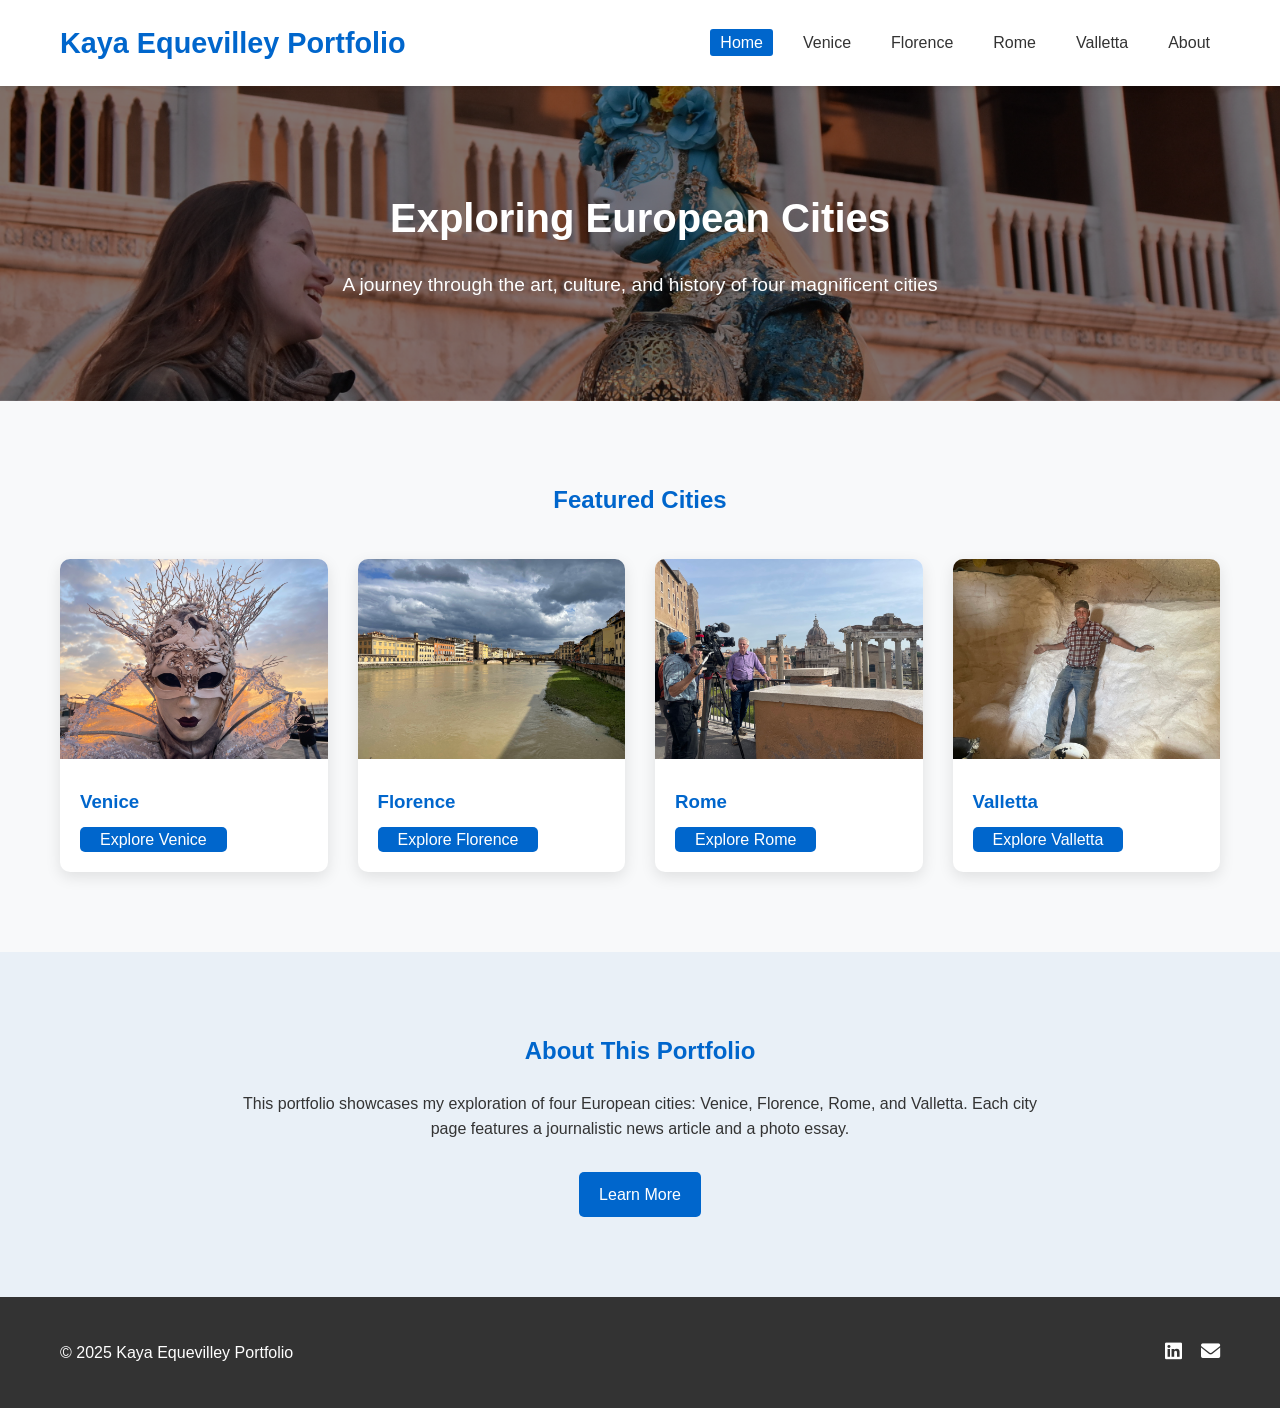
<file: index.html>
<!DOCTYPE html>
<html lang="en">
<head>
    <meta charset="UTF-8">
    <meta name="viewport" content="width=device-width, initial-scale=1.0">
    <title>Kaya Equevilley Portfolio</title>
    <link rel="stylesheet" href="css/style.css">
    <link rel="stylesheet" href="https://cdnjs.cloudflare.com/ajax/libs/font-awesome/6.0.0-beta3/css/all.min.css">
</head>
<body>
    <div id="header-component"></div>

    <section class="hero" style="background-image: linear-gradient(rgba(0, 0, 0, 0.5), rgba(0, 0, 0, 0.5)), url('pics/europeBackground.JPG');  background-position: center 55%;">
        <div class="container">
            <h2>Exploring European Cities</h2>
            <p>A journey through the art, culture, and history of four magnificent cities</p>
        </div>
    </section>

    <section class="featured-cities">
        <div class="container">
            <h2>Featured Cities</h2>
            <div class="city-grid">
                <div class="city-card">
                    <img src="pics/venice.jpeg" alt="Venice">
                    <h3>Venice</h3>
                    <a href="venice.html" class="btn">Explore Venice</a>
                </div>
                <div class="city-card">
                    <img src="pics/florence.jpeg" alt="Florence">
                    <h3>Florence</h3>
                    <a href="florence.html" class="btn">Explore Florence</a>
                </div>
                <div class="city-card">
                    <img src="pics/rome.jpeg" alt="Rome">
                    <h3>Rome</h3>
                    <a href="rome.html" class="btn">Explore Rome</a>
                </div>
                <div class="city-card">
                    <img src="pics/malta.jpeg" alt="Valletta">
                    <h3>Valletta</h3>
                    <a href="valletta.html" class="btn">Explore Valletta</a>
                </div>
            </div>
        </div>
    </section>

    <section class="about-section">
        <div class="container">
            <h2>About This Portfolio</h2>
            <p>This portfolio showcases my exploration of four European cities: Venice, Florence, Rome, and Valletta. Each city page features a journalistic news article and a photo essay.</p>
            <a href="about.html" class="btn">Learn More</a>
        </div>
    </section>

    <div id="footer-component"></div>

    <script src="js/script.js"></script>
    <script src="js/components.js"></script>
</body>
</html>
</file>
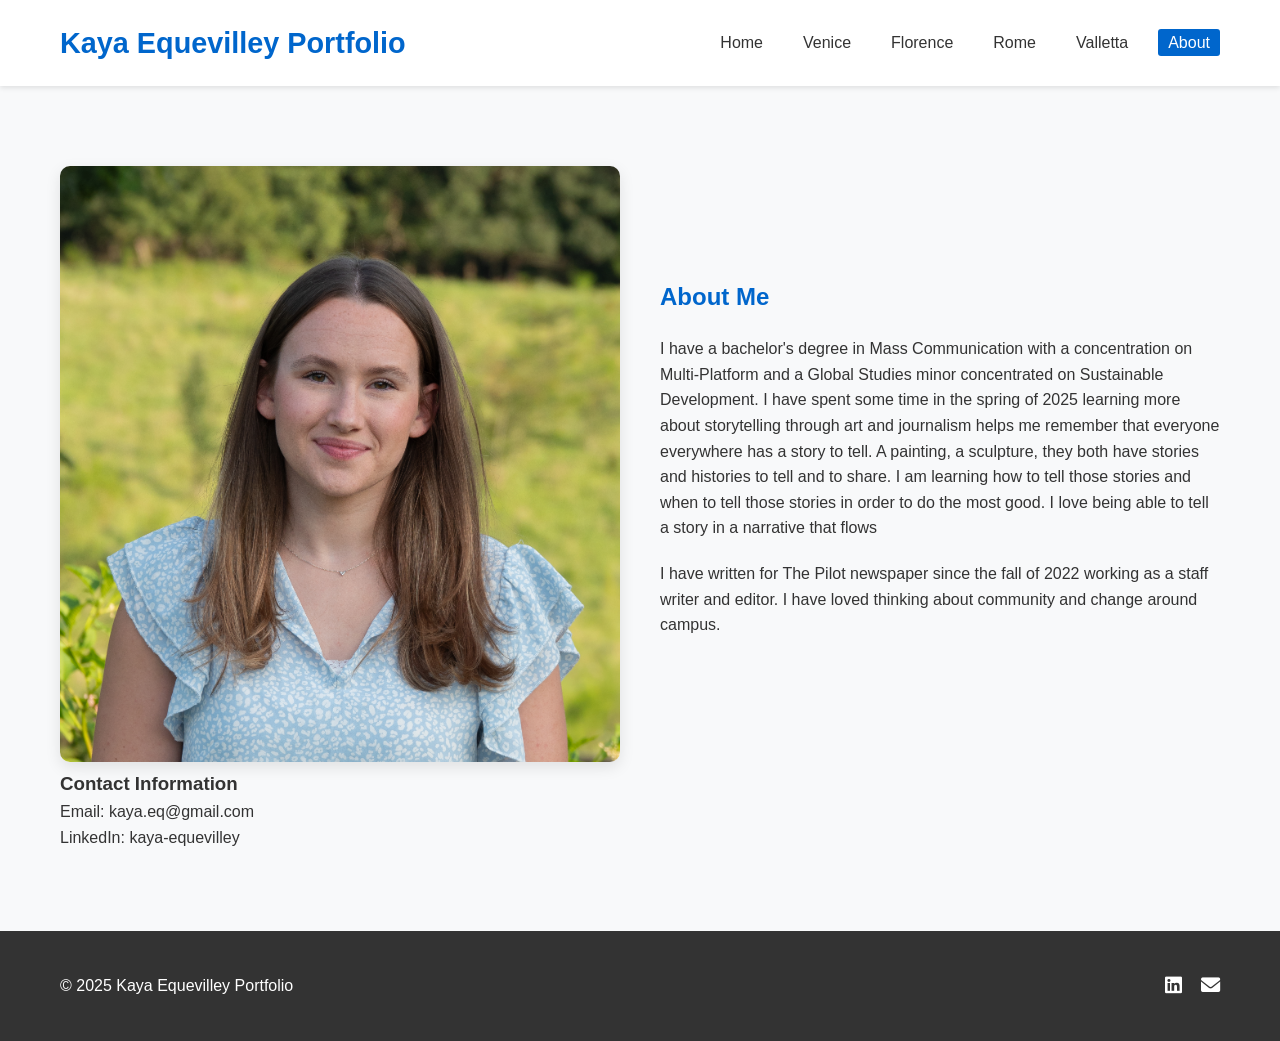
<file: about.html>
<!DOCTYPE html>
<html lang="en">
<head>
    <meta charset="UTF-8">
    <meta name="viewport" content="width=device-width, initial-scale=1.0">
    <title>About - Kaya Equevilley Portfolio</title>
    <link rel="stylesheet" href="css/style.css">
    <link rel="stylesheet" href="https://cdnjs.cloudflare.com/ajax/libs/font-awesome/6.0.0-beta3/css/all.min.css">
</head>
<body>
    <div id="header-component"></div>

    <section class="about-page">
        <div class="container">
            <div class="about-content">
                <div class="about-image">
                    <img src="pics/kayaHeadshot.jpg" alt="Student Traveler">
                </div>
                <div class="about-text">
                    <h2>About Me</h2>
                    <p>I have a bachelor's degree in Mass Communication with a concentration on Multi-Platform and a Global Studies minor
                    concentrated on Sustainable Development. I have spent some time in the spring of 2025 learning more about storytelling
                    through art and journalism helps me remember that everyone everywhere has a story to tell. A painting, a sculpture, they both have stories and histories to tell and to share. I am learning how to tell those stories and when to tell those stories in order to do the most good. I love being able to tell a story in a narrative that flows</p>
                    <p>I have written for The Pilot newspaper since the fall of 2022 working as a staff writer and editor. I have loved
                    thinking about community and change around campus.</p>
                </div>
            </div>
            
            <div class="contact-section">
                <h3>Contact Information</h3>
                <p>Email: kaya.eq@gmail.com</p>
                <p>LinkedIn: kaya-equevilley</p>
            </div>
        </div>
    </section>

    <div id="footer-component"></div>

    <script src="js/script.js"></script>
    <script src="js/components.js"></script>
</body>
</html>
</file>
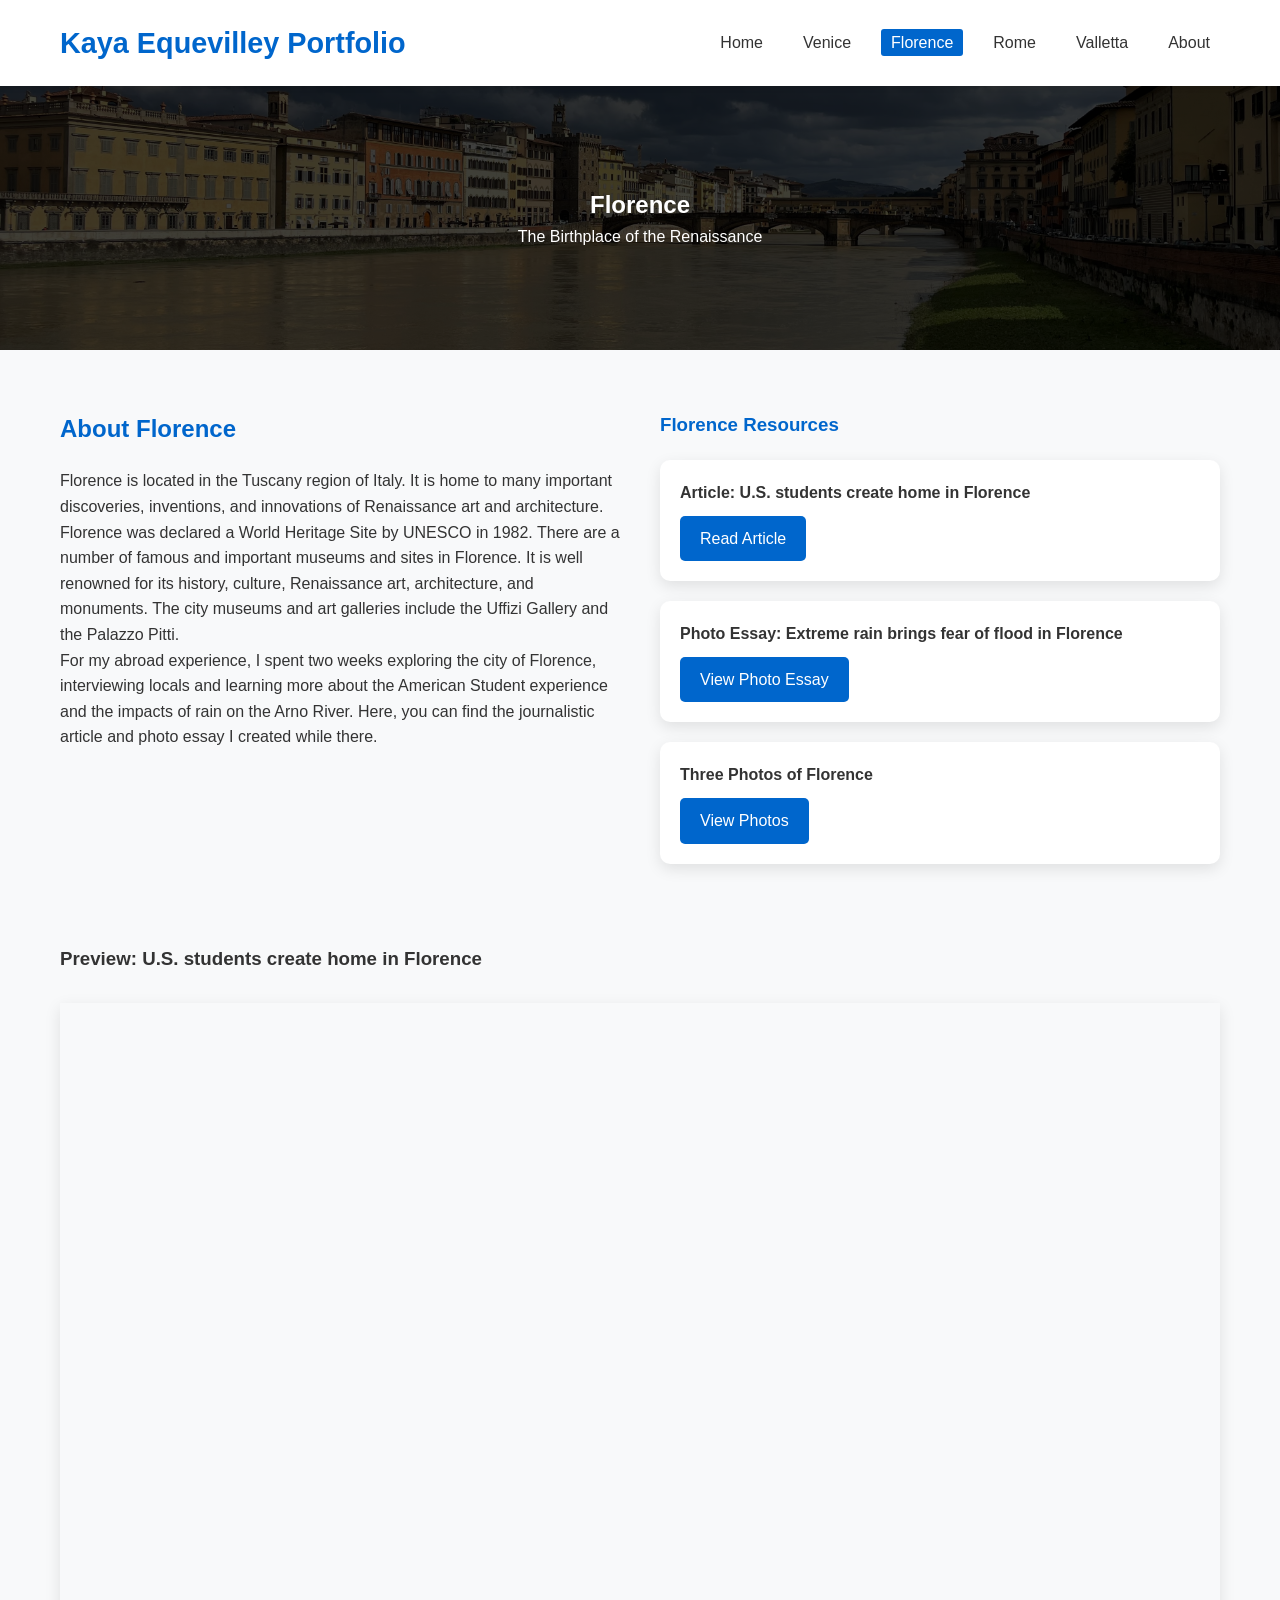
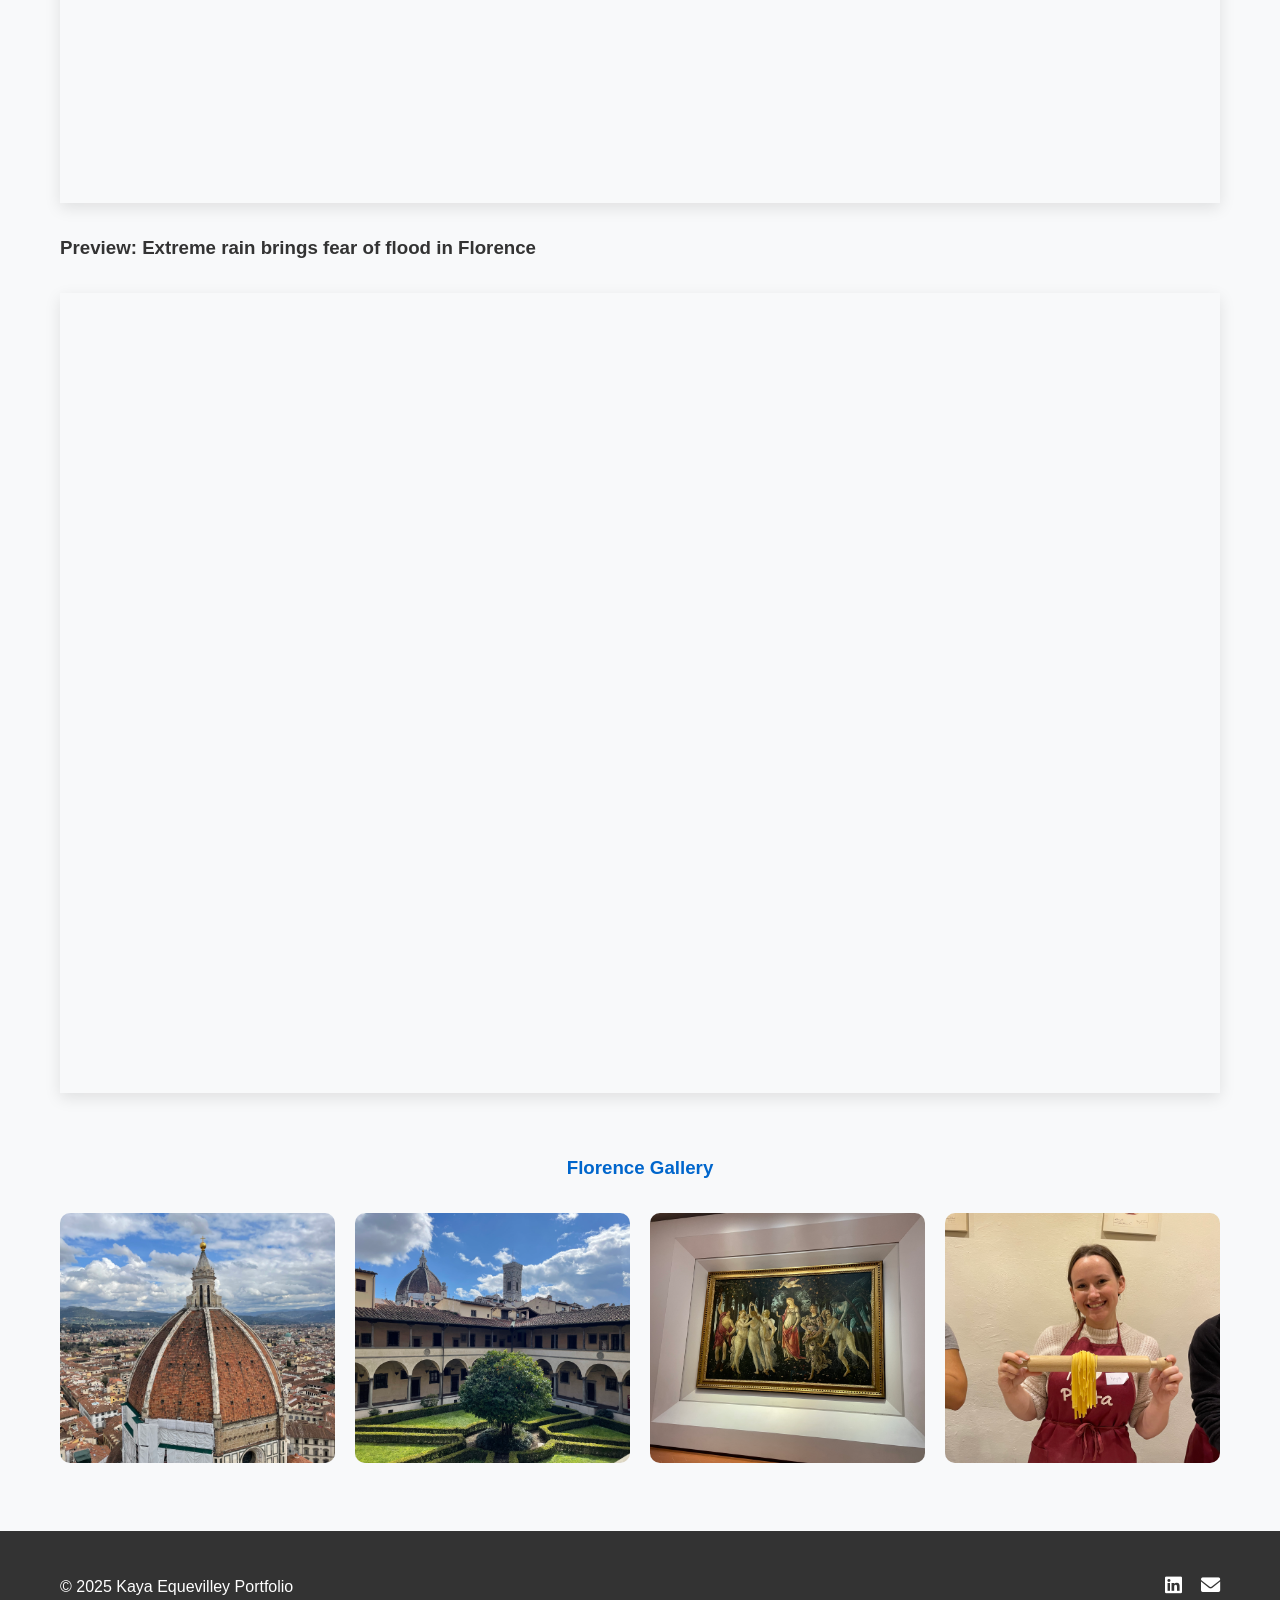
<file: florence.html>
<!DOCTYPE html>
<html lang="en">
<head>
    <meta charset="UTF-8">
    <meta name="viewport" content="width=device-width, initial-scale=1.0">
    <title>Florence - Kaya Equevilley Portfolio</title>
    <link rel="stylesheet" href="css/style.css">
    <link rel="stylesheet" href="https://cdnjs.cloudflare.com/ajax/libs/font-awesome/6.0.0-beta3/css/all.min.css">
</head>
<body>
    <div id="header-component"></div>

    <section class="city-header" style="background-image: linear-gradient(rgba(0, 0, 0, 0.5), rgba(0, 0, 0, 0.5)), url('pics/florence.jpeg');">
        <div class="container">
            <h2>Florence</h2>
            <p>The Birthplace of the Renaissance</p>
        </div>
    </section>

    <section class="city-content">
        <div class="container">
            <div class="city-info">
                <div class="city-description">
                    <h2>About Florence</h2>
                    <p>Florence is located in the Tuscany region of Italy. It is home to many important discoveries, inventions, and
                    innovations of Renaissance art and architecture. Florence was declared a World Heritage Site by UNESCO in 1982. There
                    are a number of famous and important museums and sites in Florence. It is well renowned for its history, culture,
                    Renaissance art, architecture, and monuments. The city museums and art galleries include the Uffizi Gallery and the
                    Palazzo Pitti.</p>
                    <p>For my abroad experience, I spent two weeks exploring the city of Florence, interviewing locals and learning more about
                    the American Student experience and the impacts of rain on the Arno River. Here, you can find the journalistic article
                    and photo essay I created while there.</p>
                </div>
                <div class="city-resources">
                    <h3>Florence Resources</h3>
                    <div class="resource-card">
                        <h4>Article: U.S. students create home in Florence</h4>
                        <a href="pdfs/articles/Kaya - Florence Final.pdf" class="btn" target="_blank">Read Article</a>
                    </div>
                    <div class="resource-card">
                        <h4>Photo Essay: Extreme rain brings fear of flood in Florence</h4>
                        <a href="pdfs/photo-essays/Kaya - Florence Photo Essay.pdf" class="btn" target="_blank">View Photo Essay</a>
                    </div>
                    <div class="resource-card">
                        <h4>Three Photos of Florence</h4>
                        <a href="pdfs/3 photos/Kaya - 3 Photos of Florence.pdf" class="btn" target="_blank">View Photos</a>
                    </div>
                </div>
            </div>

            <div class="pdf-viewer">
                <h3>Preview: U.S. students create home in Florence</h3>
                <div class="pdf-container">
                    <iframe src="pdfs/articles/Kaya - Florence Final.pdf" title="Florence Article"></iframe>
                </div>
                
                <h3>Preview: Extreme rain brings fear of flood in Florence</h3>
                <div class="pdf-container">
                    <iframe src="pdfs/photo-essays/Kaya - Florence Photo Essay.pdf" title="Florence Photo Essay"></iframe>
                </div>
            </div>

            <div class="gallery">
                <h3>Florence Gallery</h3>
                <div class="gallery-grid">
                    <div class="gallery-item">
                        <img src="pics/florence/pic1.jpg" alt="Florence Photo 1">
                    </div>
                    <div class="gallery-item">
                        <img src="pics/florence/pic2.jpg" alt="Florence Photo 2">
                    </div>
                    <div class="gallery-item">
                        <img src="pics/florence/pic3.jpg" alt="Florence Photo 3">
                    </div>
                    <div class="gallery-item">
                        <img src="pics/florence/pic4.jpg" alt="Florence Photo 4">
                    </div>
                </div>
            </div>
        </div>
    </section>

    <div id="footer-component"></div>

    <script src="js/script.js"></script>
    <script src="js/components.js"></script>
</body>
</html>
</file>
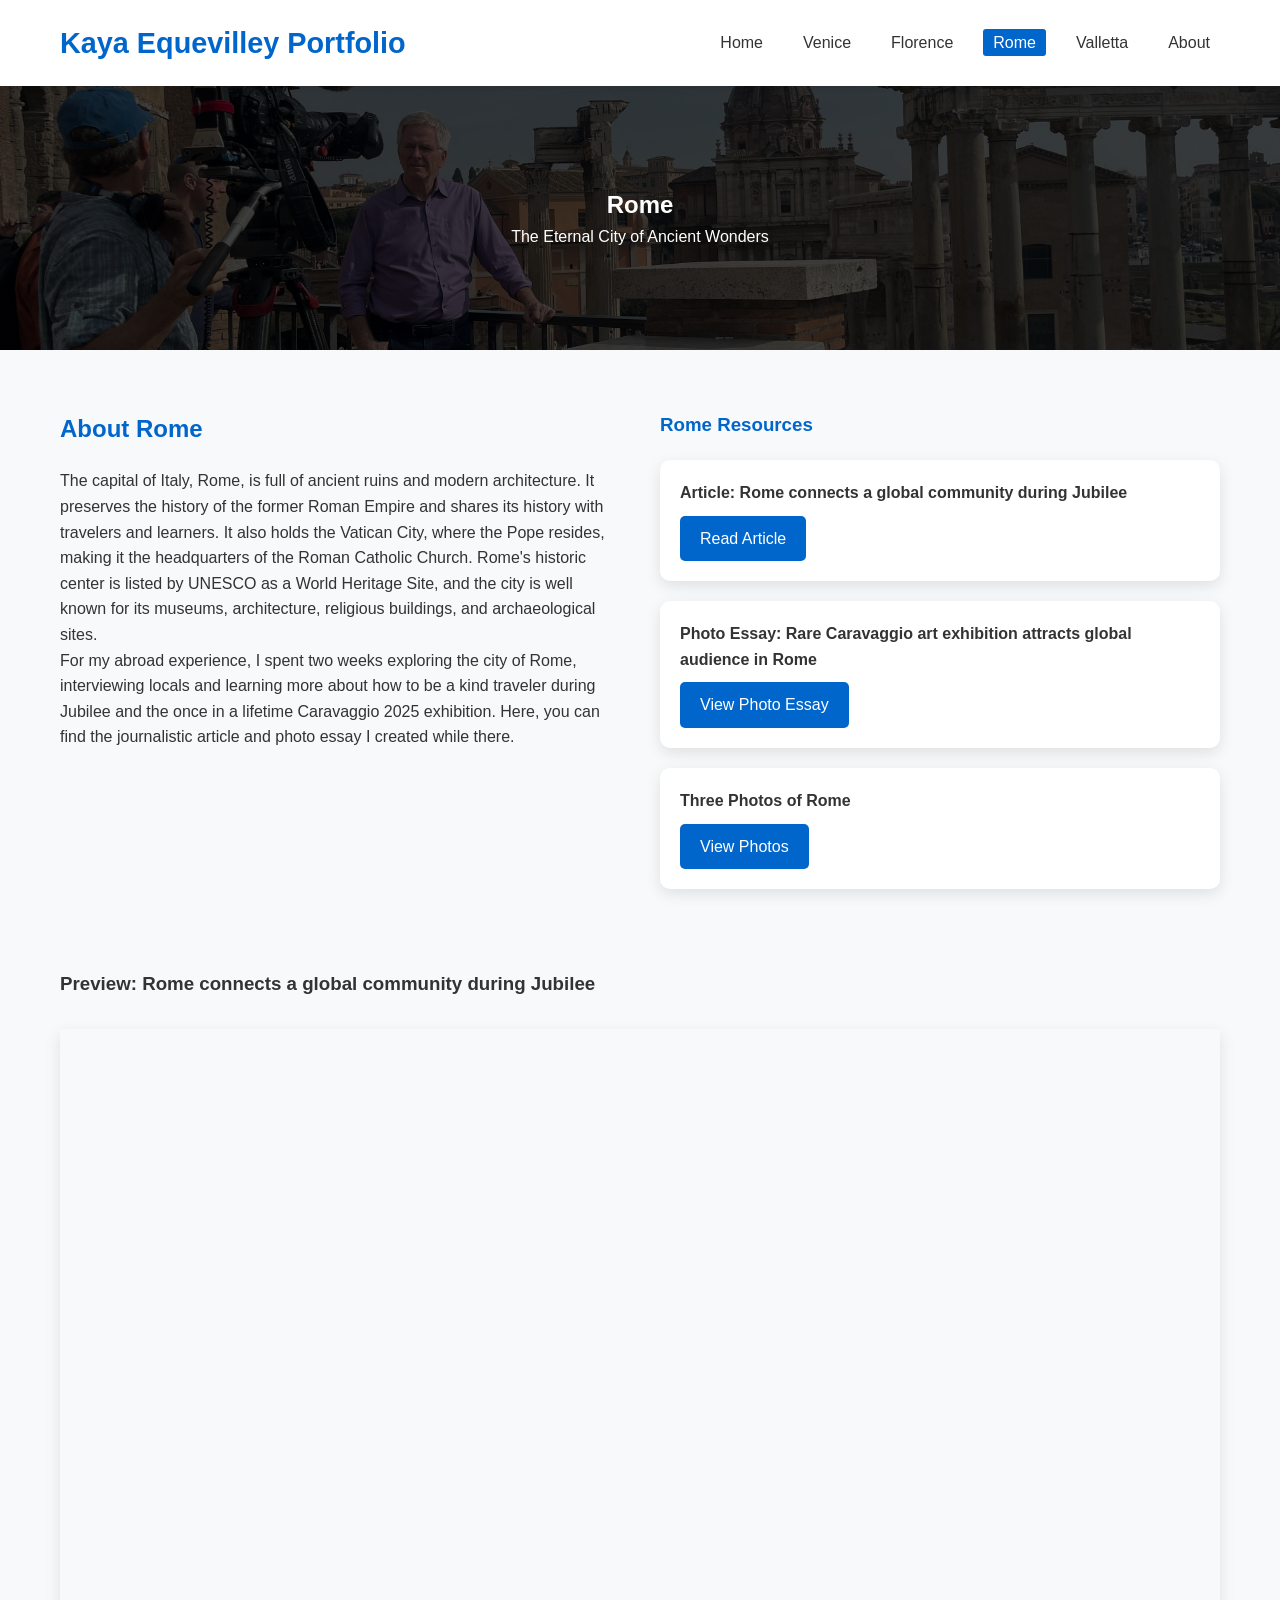
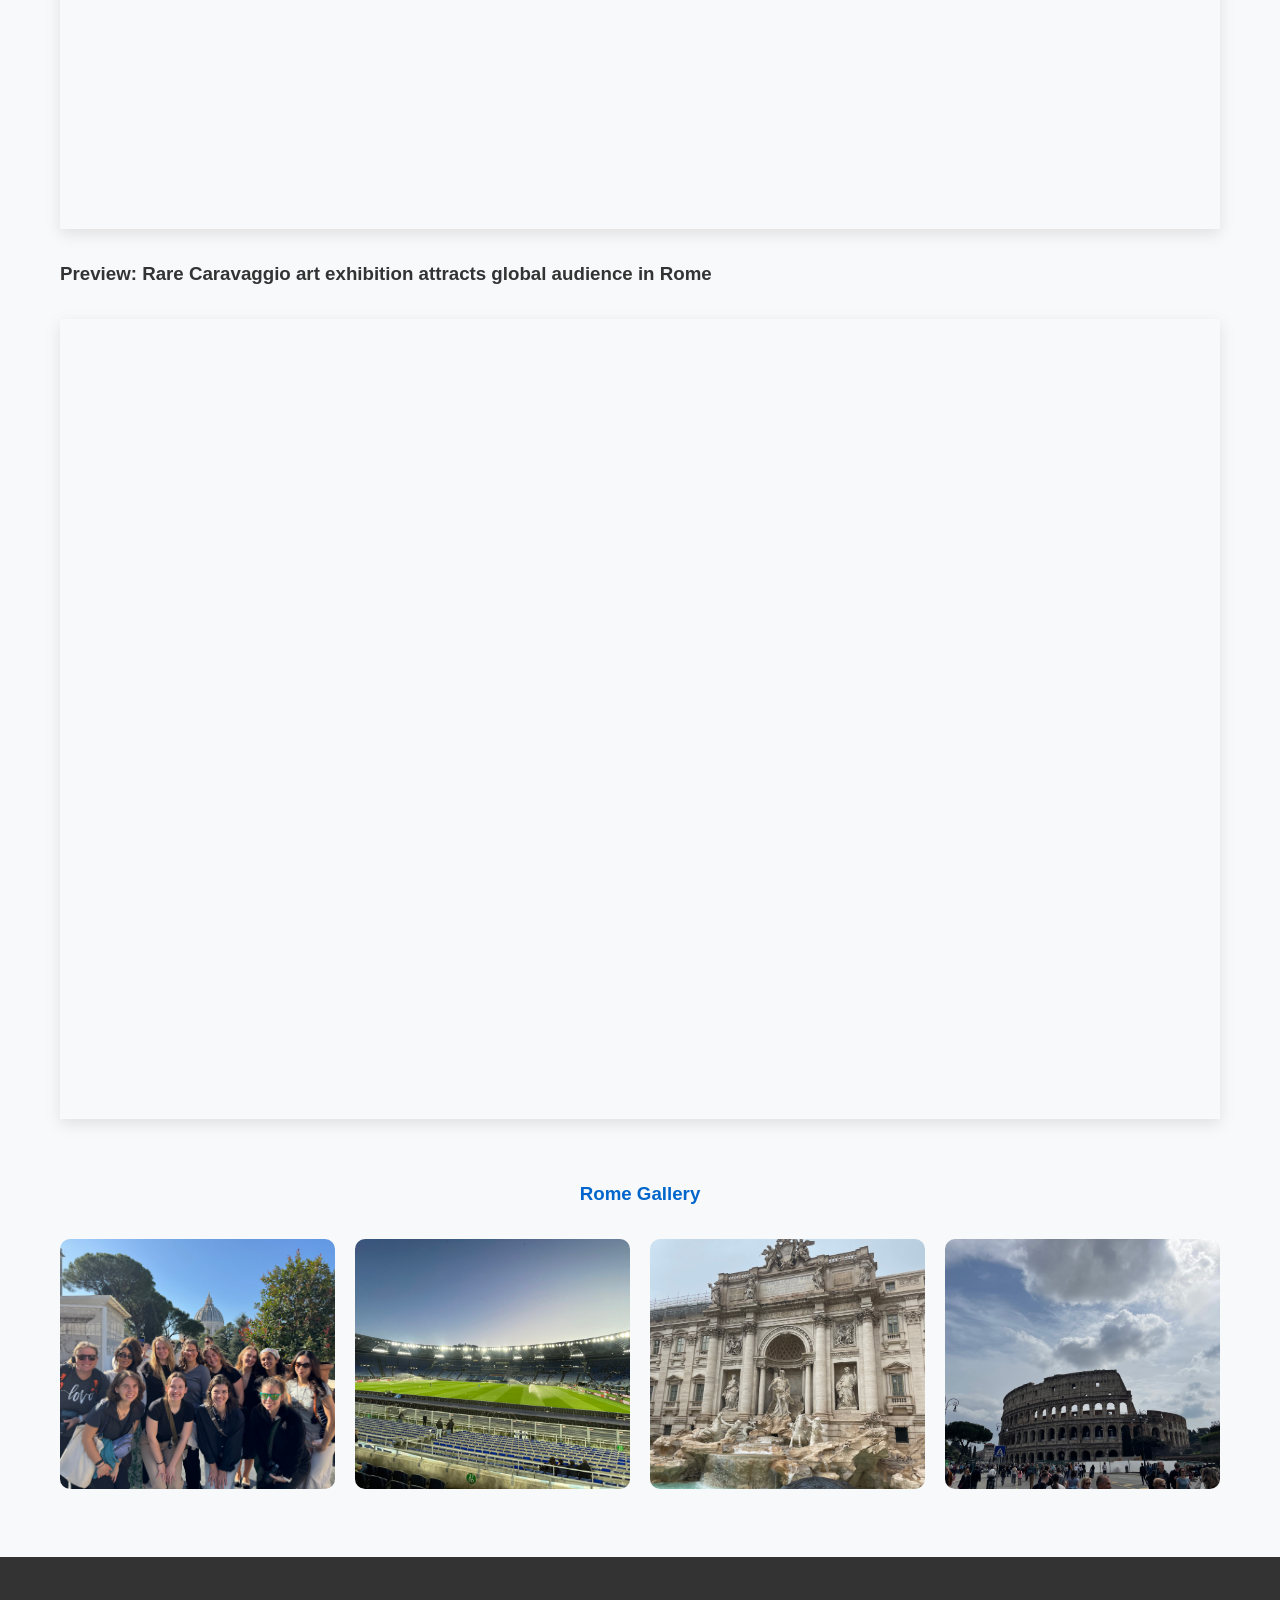
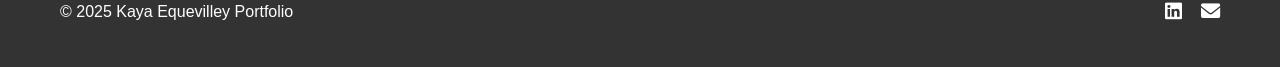
<file: rome.html>
<!DOCTYPE html>
<html lang="en">
<head>
    <meta charset="UTF-8">
    <meta name="viewport" content="width=device-width, initial-scale=1.0">
    <title>Rome - Kaya Equevilley Portfolio</title>
    <link rel="stylesheet" href="css/style.css">
    <link rel="stylesheet" href="https://cdnjs.cloudflare.com/ajax/libs/font-awesome/6.0.0-beta3/css/all.min.css">
</head>
<body>
    <div id="header-component"></div>

    <section class="city-header" style="background-image: linear-gradient(rgba(0, 0, 0, 0.5), rgba(0, 0, 0, 0.5)), url('pics/rome.jpeg');">
        <div class="container">
            <h2>Rome</h2>
            <p>The Eternal City of Ancient Wonders</p>
        </div>
    </section>

    <section class="city-content">
        <div class="container">
            <div class="city-info">
                <div class="city-description">
                    <h2>About Rome</h2>
                    <p>The capital of Italy, Rome, is full of ancient ruins and modern architecture. It preserves the history of the former
                    Roman Empire and shares its history with travelers and learners. It also holds the Vatican City, where the Pope resides,
                    making it the headquarters of the Roman Catholic Church. Rome's historic center is listed by UNESCO as a World Heritage
                    Site, and the city is well known for its museums, architecture, religious buildings, and archaeological sites.</p>
                    <p>For my abroad experience, I spent two weeks exploring the city of Rome, interviewing locals and learning more about how
                    to be a kind traveler during Jubilee and the once in a lifetime Caravaggio 2025 exhibition. Here, you can find the
                    journalistic article and photo essay I created while there.</p>
                </div>
                <div class="city-resources">
                    <h3>Rome Resources</h3>
                    <div class="resource-card">
                        <h4>Article: Rome connects a global community during Jubilee</h4>
                        <a href="pdfs/articles/Kaya - Rome Final.pdf" class="btn" target="_blank">Read Article</a>
                    </div>
                    <div class="resource-card">
                        <h4>Photo Essay: Rare Caravaggio art exhibition attracts global audience in Rome</h4>
                        <a href="pdfs/photo-essays/Kaya - Rome Photoessay.pdf" class="btn" target="_blank">View Photo Essay</a>
                    </div>
                    <div class="resource-card">
                        <h4>Three Photos of Rome</h4>
                        <a href="pdfs/3 photos/Kaya - 3 Photos of Rome.pdf" class="btn" target="_blank">View Photos</a>
                    </div>
                </div>
            </div>

            <div class="pdf-viewer">
                <h3>Preview: Rome connects a global community during Jubilee</h3>
                <div class="pdf-container">
                    <iframe src="pdfs/articles/Kaya - Rome Final.pdf" title="Rome Article"></iframe>
                </div>
                
                <h3>Preview: Rare Caravaggio art exhibition attracts global audience in Rome</h3>
                <div class="pdf-container">
                    <iframe src="pdfs/photo-essays/Kaya - Rome Photoessay.pdf" title="Rome Photo Essay"></iframe>
                </div>
            </div>

            <div class="gallery">
                <h3>Rome Gallery</h3>
                <div class="gallery-grid">
                    <div class="gallery-item">
                        <img src="pics/rome/pic1.jpeg" alt="Rome Photo 1">
                    </div>
                    <div class="gallery-item">
                        <img src="pics/rome/pic2.jpg" alt="Rome Photo 2">
                    </div>
                    <div class="gallery-item">
                        <img src="pics/rome/pic3.jpg" alt="Rome Photo 3">
                    </div>
                    <div class="gallery-item">
                        <img src="pics/rome/pic4.jpg" alt="Rome Photo 4">
                    </div>
                </div>
            </div>
        </div>
    </section>

    <div id="footer-component"></div>

    <script src="js/script.js"></script>
    <script src="js/components.js"></script>
</body>
</html>
</file>
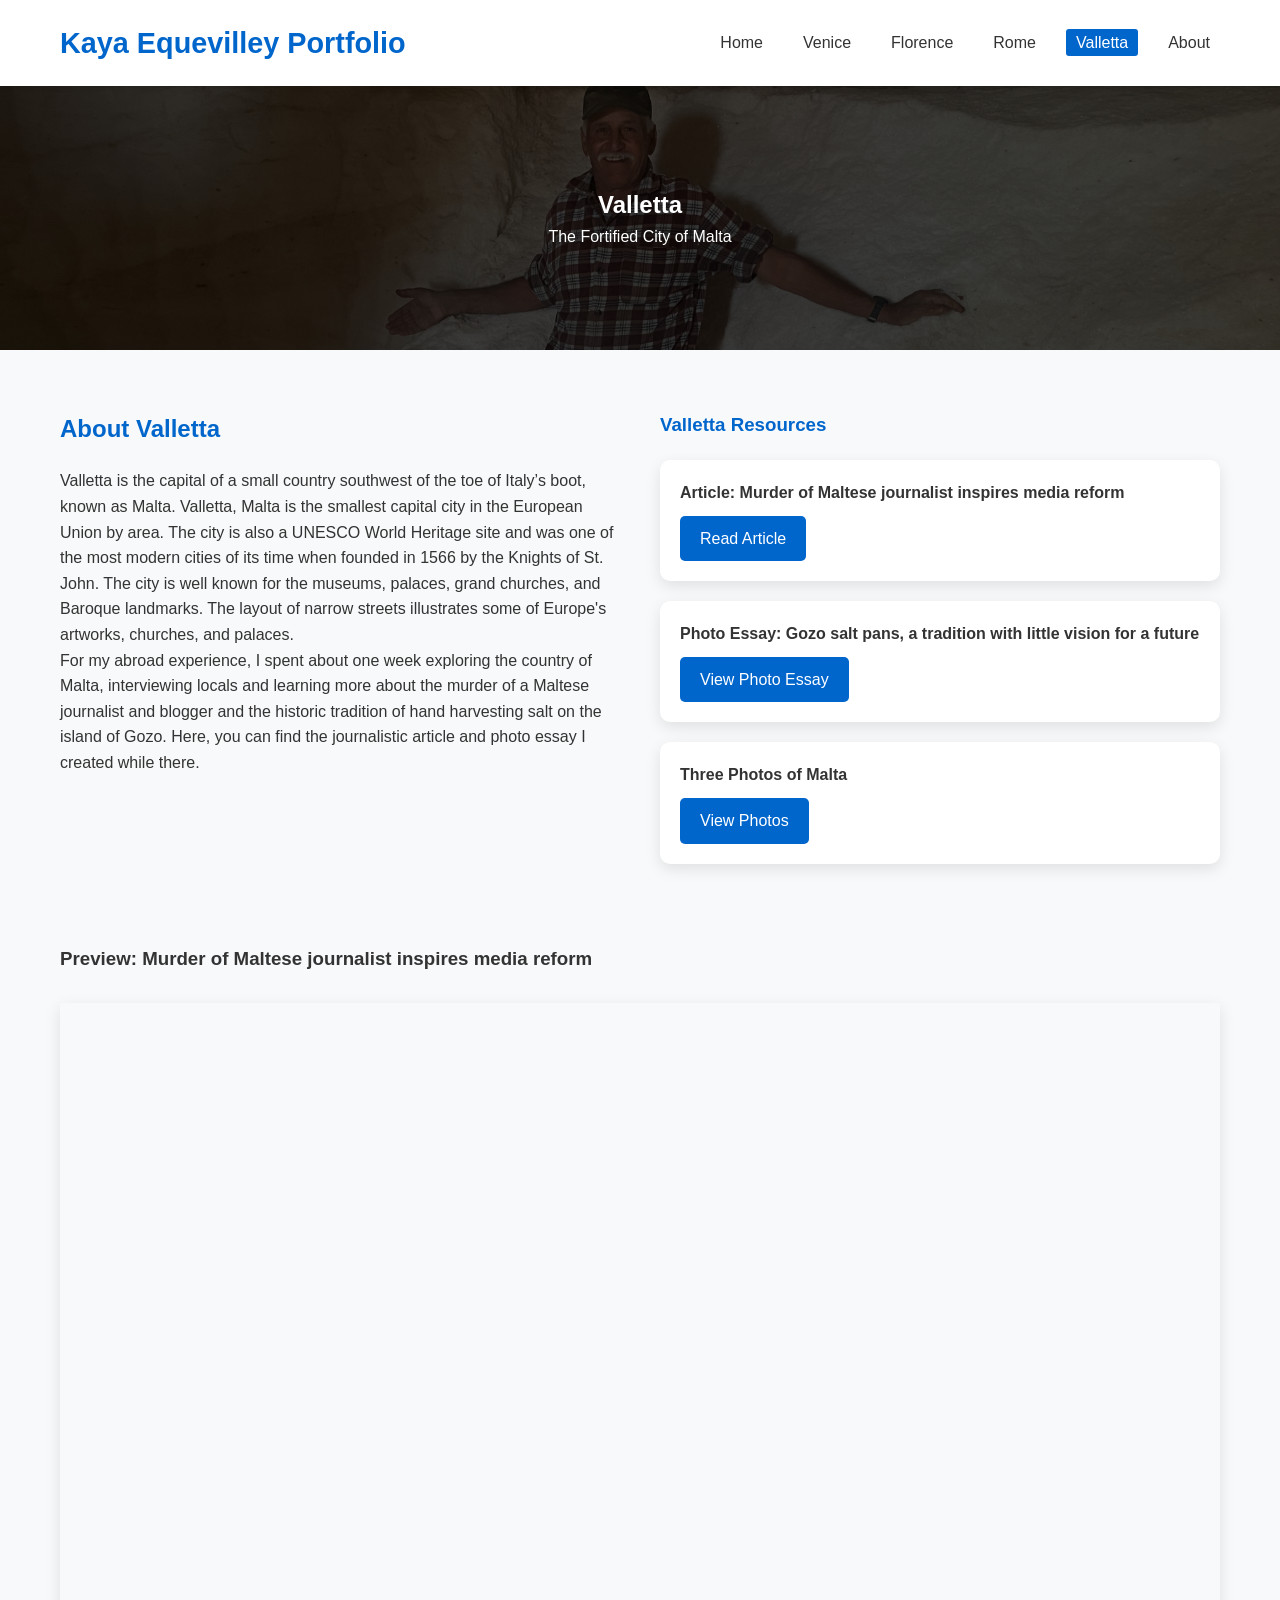
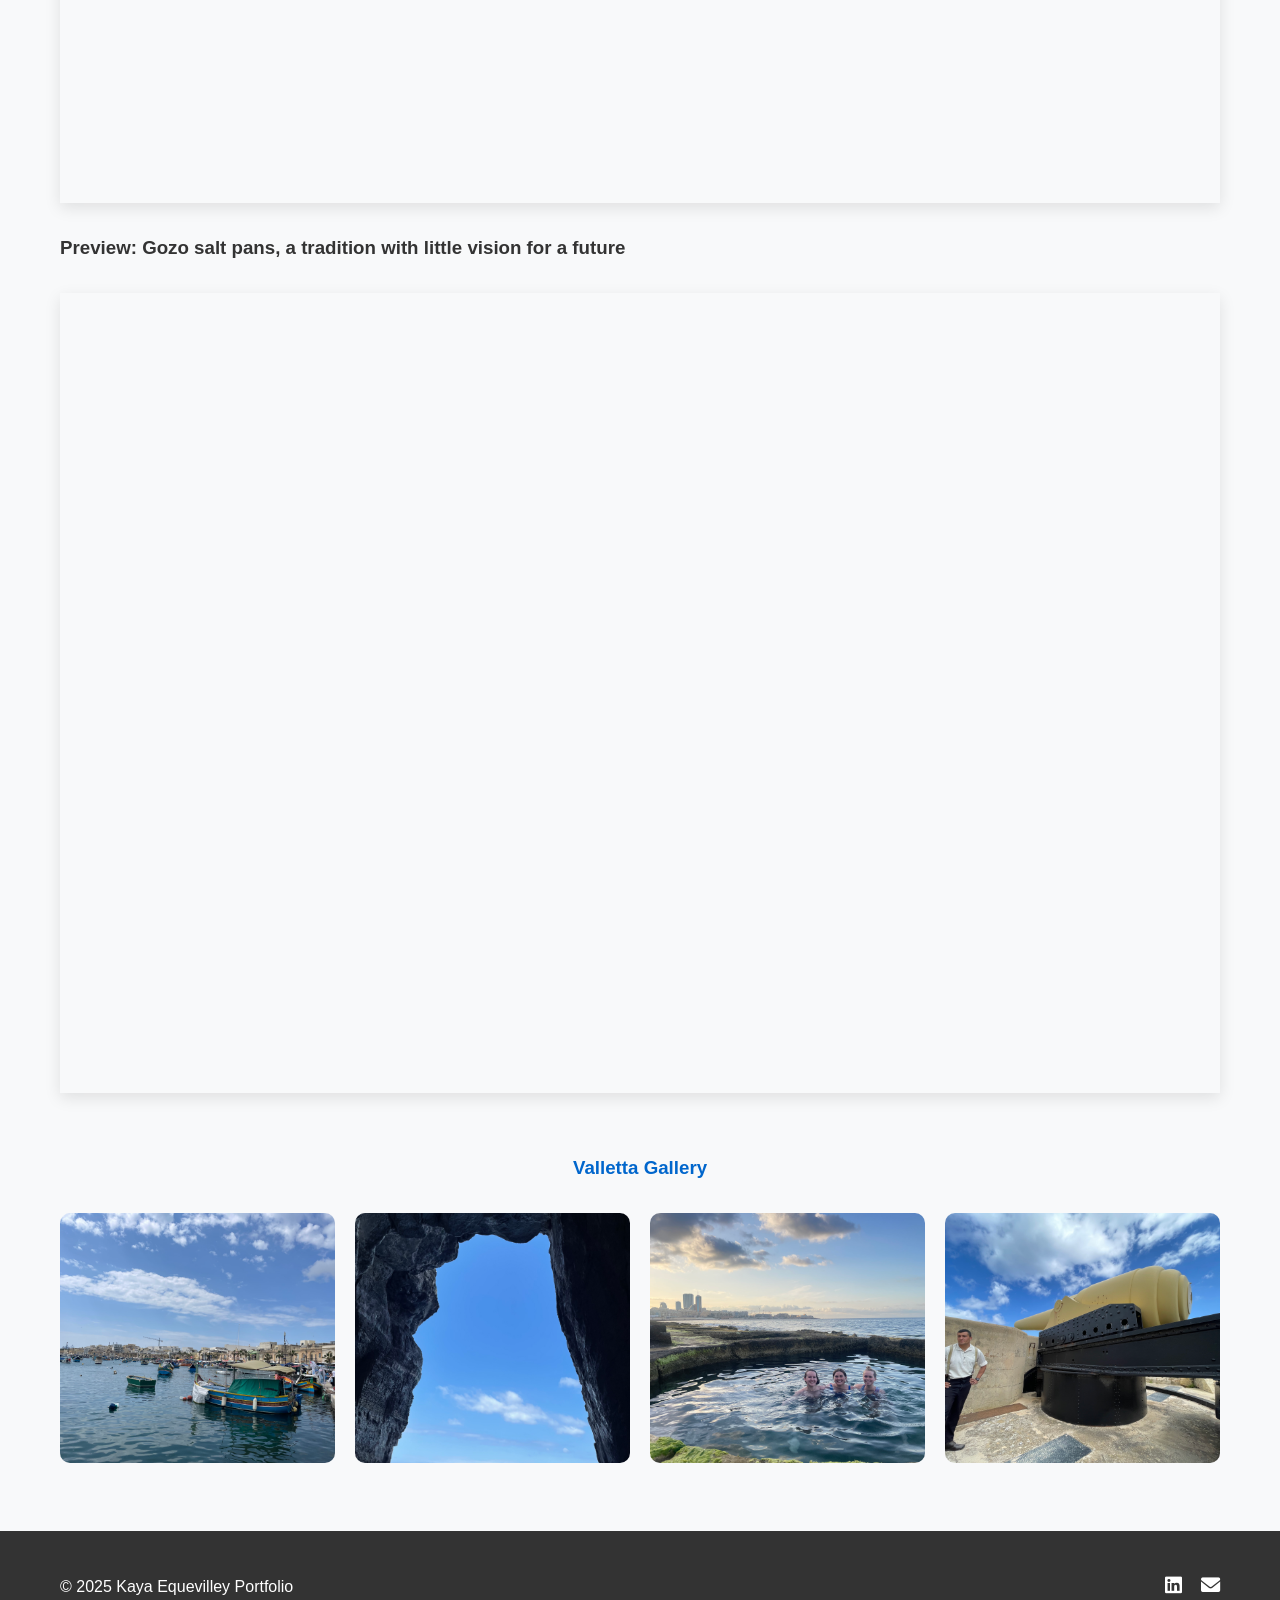
<file: valletta.html>
<!DOCTYPE html>
<html lang="en">
<head>
    <meta charset="UTF-8">
    <meta name="viewport" content="width=device-width, initial-scale=1.0">
    <title>Valletta - Kaya Equevilley Portfolio</title>
    <link rel="stylesheet" href="css/style.css">
    <link rel="stylesheet" href="https://cdnjs.cloudflare.com/ajax/libs/font-awesome/6.0.0-beta3/css/all.min.css">
</head>
<body>
    <div id="header-component"></div>

    <section class="city-header" style="background-image: linear-gradient(rgba(0, 0, 0, 0.5), rgba(0, 0, 0, 0.5)), url('pics/malta.jpeg'); background-position: center 30%;">
        <div class="container">
            <h2>Valletta</h2>
            <p>The Fortified City of Malta</p>
        </div>
    </section>

    <section class="city-content">
        <div class="container">
            <div class="city-info">
                <div class="city-description">
                    <h2>About Valletta</h2>
                    <p>Valletta is the capital of a small country southwest of the toe of Italy’s boot, known as Malta. Valletta, Malta is the
                    smallest capital city in the European Union by area. The city is also a UNESCO World Heritage site and was one of the
                    most modern cities of its time when founded in 1566 by the Knights of St. John. The city is well known for the museums,
                    palaces, grand churches, and Baroque landmarks. The layout of narrow streets illustrates some of Europe's artworks,
                    churches, and palaces.</p>
                    <p>For my abroad experience, I spent about one week exploring the country of Malta, interviewing locals and learning more about the murder of a Maltese journalist and blogger and the historic tradition of hand harvesting salt on the island of Gozo. Here, you can find the journalistic article and photo essay I created while there.</p>
                </div>
                <div class="city-resources">
                    <h3>Valletta Resources</h3>
                    <div class="resource-card">
                        <h4>Article: Murder of Maltese journalist inspires media reform</h4>
                        <a href="pdfs/articles/Kaya - Malta Final.pdf" class="btn" target="_blank">Read Article</a>
                    </div>
                    <div class="resource-card">
                        <h4>Photo Essay: Gozo salt pans, a tradition with little vision for a future</h4>
                        <a href="pdfs/photo-essays/Kaya - Malta Photoessay.pdf" class="btn" target="_blank">View Photo Essay</a>
                    </div>
                    <div class="resource-card">
                        <h4>Three Photos of Malta</h4>
                        <a href="pdfs/3 photos/Kaya - 3 Photos of Malta.pdf" class="btn" target="_blank">View Photos</a>
                    </div>
                </div>
            </div>

            <div class="pdf-viewer">
                <h3>Preview: Murder of Maltese journalist inspires media reform</h3>
                <div class="pdf-container">
                    <iframe src="pdfs/articles/Kaya - Malta Final.pdf" title="Valletta Article"></iframe>
                </div>
                
                <h3>Preview: Gozo salt pans, a tradition with little vision for a future</h3>
                <div class="pdf-container">
                    <iframe src="pdfs/photo-essays/Kaya - Malta Photoessay.pdf" title="Valletta Photo Essay"></iframe>
                </div>
            </div>

            <div class="gallery">
                <h3>Valletta Gallery</h3>
                <div class="gallery-grid">
                    <div class="gallery-item">
                        <img src="pics/malta/pic1.jpg" alt="Malta Photo 1">
                    </div>
                    <div class="gallery-item">
                        <img src="pics/malta/pic2.jpg" alt="Malta Photo 2">
                    </div>
                    <div class="gallery-item">
                        <img src="pics/malta/pic3.jpg" alt="Malta Photo 3">
                    </div>
                    <div class="gallery-item">
                        <img src="pics/malta/pic4.jpg" alt="Malta Photo 4">
                    </div>
                </div>
            </div>
        </div>
    </section>

    <div id="footer-component"></div>

    <script src="js/script.js"></script>
    <script src="js/components.js"></script>
</body>
</html>
</file>
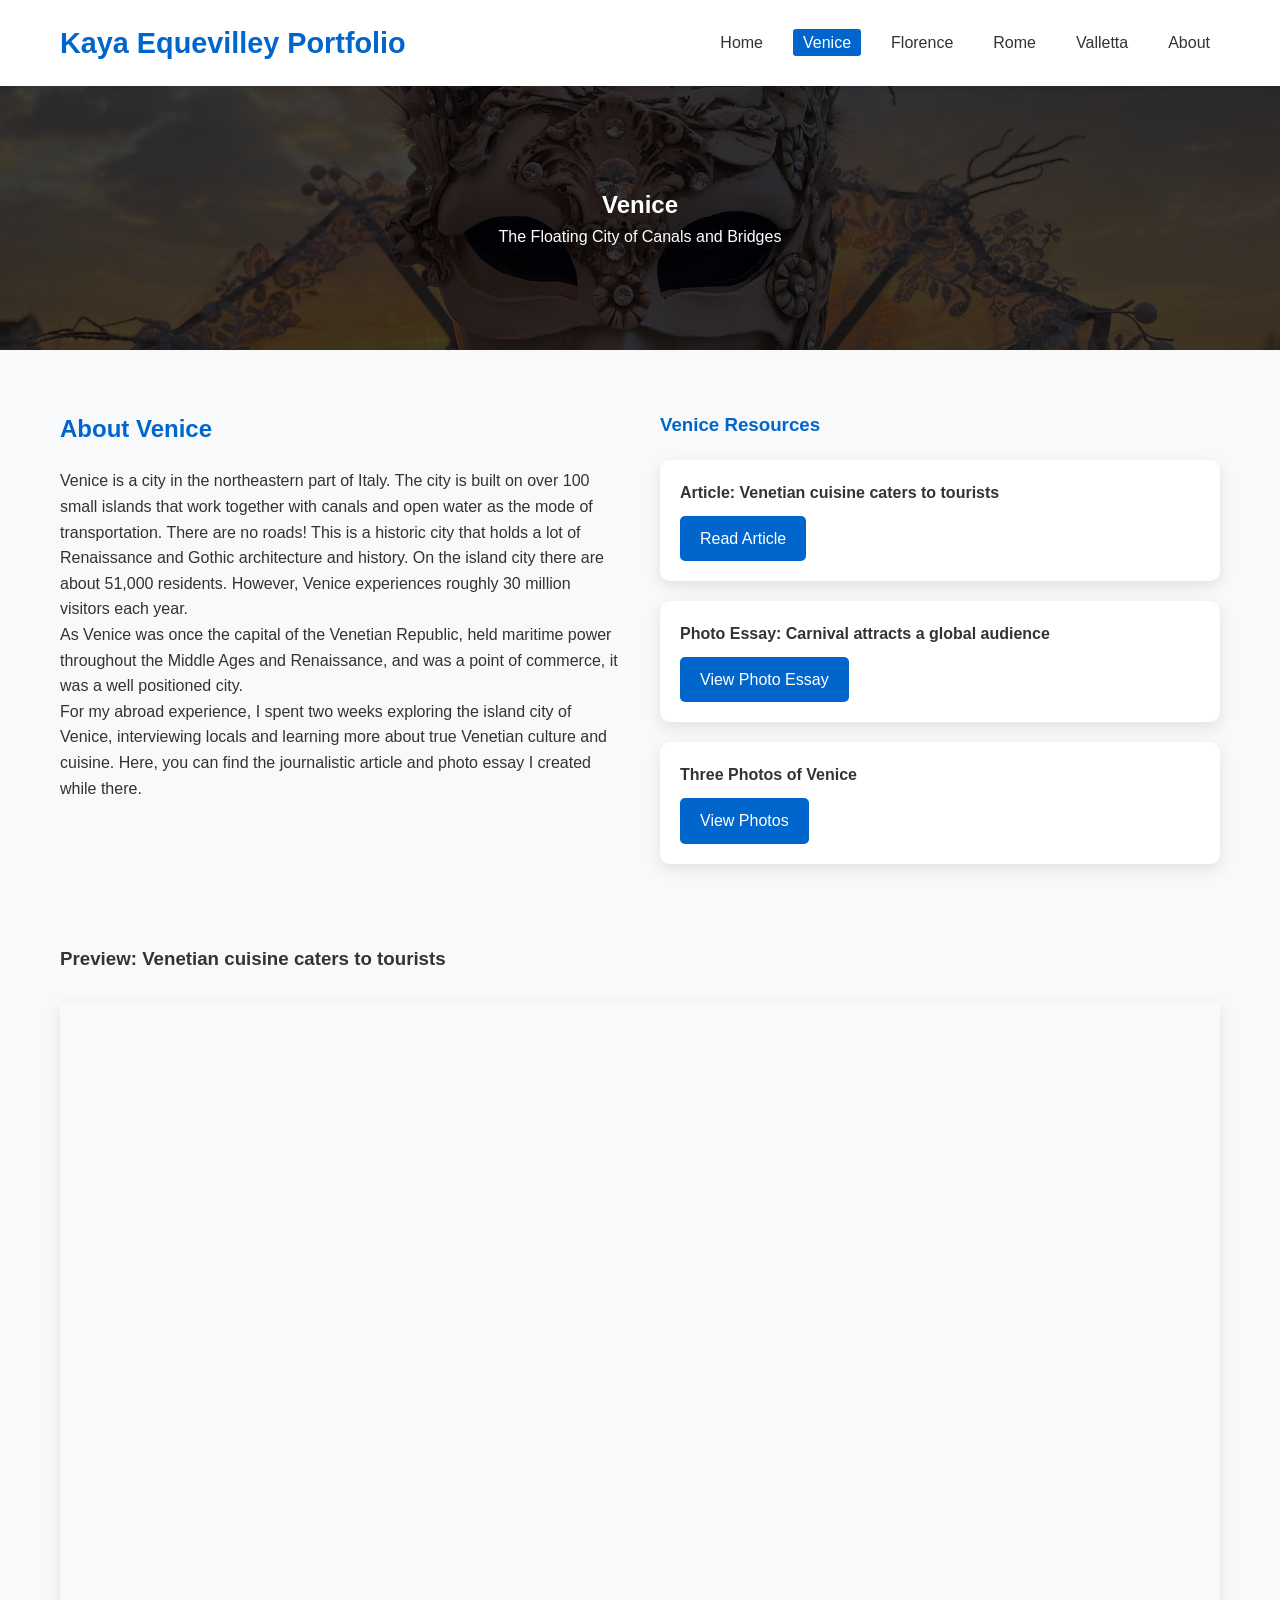
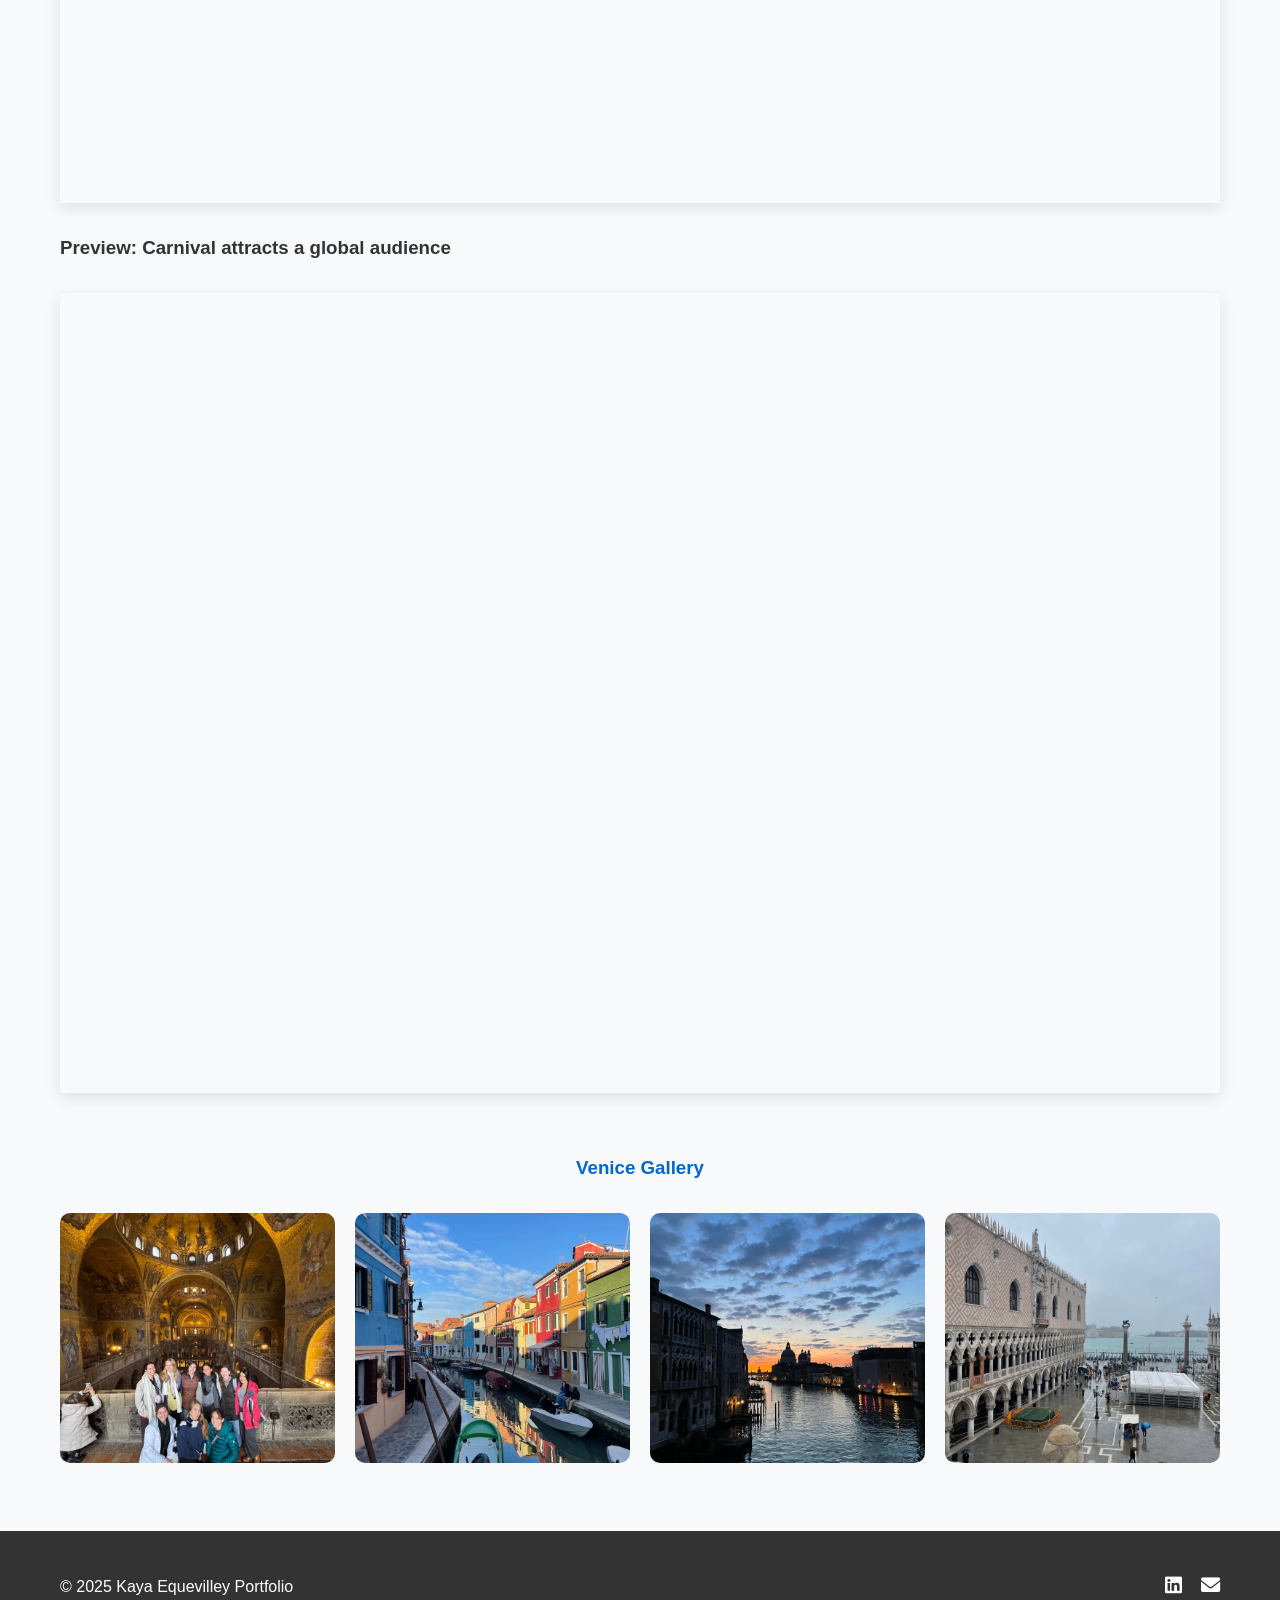
<file: venice.html>
<!DOCTYPE html>
<html lang="en">
<head>
    <meta charset="UTF-8">
    <meta name="viewport" content="width=device-width, initial-scale=1.0">
    <title>Venice - Kaya Equevilley Portfolio</title>
    <link rel="stylesheet" href="css/style.css">
    <link rel="stylesheet" href="https://cdnjs.cloudflare.com/ajax/libs/font-awesome/6.0.0-beta3/css/all.min.css">
</head>
<body>
    <div id="header-component"></div>

    <section class="city-header"
        style="background-image: linear-gradient(rgba(0, 0, 0, 0.5), rgba(0, 0, 0, 0.5)), url('pics/venice.jpeg'); background-position: center 60%;">
        <div class="container">
            <h2>Venice</h2>
            <p>The Floating City of Canals and Bridges</p>
        </div>
    </section>

    <section class="city-content">
        <div class="container">
            <div class="city-info">
                <div class="city-description">
                    <h2>About Venice</h2>
                    <p>Venice is a city in the northeastern part of Italy. The city is built on over 100 small islands that work together with
                    canals and open water as the mode of transportation. There are no roads! This is a historic city that holds a lot of
                    Renaissance and Gothic architecture and history. On the island city there are about 51,000 residents. However, Venice
                    experiences roughly 30 million visitors each year.</p>
                    <p>As Venice was once the capital of the Venetian Republic, held maritime power throughout the Middle Ages and Renaissance,
                    and was a point of commerce, it was a well positioned city.</p>
                    <p>For my abroad experience, I spent two weeks exploring the island city of Venice, interviewing locals and learning more
                    about true Venetian culture and cuisine. Here, you can find the journalistic article and photo essay I created while
                    there.</p>
                </div>
                <div class="city-resources">
                    <h3>Venice Resources</h3>
                    <div class="resource-card">
                        <h4>Article: Venetian cuisine caters to tourists</h4>
                        <a href="pdfs/articles/Kaya - Venice Final.pdf" class="btn" target="_blank">Read Article</a>
                    </div>
                    <div class="resource-card">
                        <h4>Photo Essay: Carnival attracts a global audience</h4>
                        <a href="pdfs/photo-essays/Kaya - Venice Photo Essay.pdf" class="btn" target="_blank">View Photo Essay</a>
                    </div>
                    <div class="resource-card">
                        <h4>Three Photos of Venice</h4>
                        <a href="pdfs/3 photos/Kaya - 3 Photos of Venice.pdf" class="btn" target="_blank">View Photos</a>
                    </div>
                </div>
            </div>

            <div class="pdf-viewer">
                <h3>Preview: Venetian cuisine caters to tourists</h3>
                <div class="pdf-container">
                    <iframe src="pdfs/articles/Kaya - Venice Final.pdf" title="Venice Article"></iframe>
                </div>
                
                <h3>Preview: Carnival attracts a global audience</h3>
                <div class="pdf-container">
                    <iframe src="pdfs/photo-essays/Kaya - Venice Photo Essay.pdf" title="Venice Photo Essay"></iframe>
                </div>
            </div>

            <div class="gallery">
                <h3>Venice Gallery</h3>
                <div class="gallery-grid">
                    <div class="gallery-item">
                        <img src="pics/venice/pic1.jpeg" alt="Venice Photo 1">
                    </div>
                    <div class="gallery-item">
                        <img src="pics/venice/pic2.jpeg" alt="Venice Photo 2">
                    </div>
                    <div class="gallery-item">
                        <img src="pics/venice/pic3.jpeg" alt="Venice Photo 3">
                    </div>
                    <div class="gallery-item">
                        <img src="pics/venice/pic4.jpeg" alt="Venice Photo 4">
                    </div>
                </div>
            </div>
        </div>
    </section>

    <div id="footer-component"></div>

    <script src="js/script.js"></script>
    <script src="js/components.js"></script>
</body>
</html>
</file>
<file: css/style.css>
/* Global Styles */
* {
    margin: 0;
    padding: 0;
    box-sizing: border-box;
}

body {
    font-family: 'Segoe UI', Tahoma, Geneva, Verdana, sans-serif;
    line-height: 1.6;
    color: #333;
    background-color: #f8f9fa;
}

.container {
    max-width: 1200px;
    margin: 0 auto;
    padding: 0 20px;
}

a {
    text-decoration: none;
    color: #0066cc;
}

ul {
    list-style: none;
}

img {
    max-width: 100%;
    height: auto;
}

.btn {
    display: inline-block;
    background: #0066cc;
    color: #fff;
    padding: 10px 20px;
    border-radius: 5px;
    transition: background 0.3s ease;
}

.btn:hover {
    background: #004c99;
}

/* Header */
header {
    background-color: #fff;
    box-shadow: 0 2px 5px rgba(0, 0, 0, 0.1);
    position: sticky;
    top: 0;
    z-index: 100;
}

header .container {
    display: flex;
    justify-content: space-between;
    align-items: center;
    padding: 20px;
}

header h1 {
    font-size: 1.8rem;
    color: #0066cc;
}

nav ul {
    display: flex;
}

nav ul li {
    margin-left: 20px;
}

nav ul li a {
    color: #333;
    font-weight: 500;
    padding: 5px 10px;
    border-radius: 3px;
    transition: all 0.3s ease;
}

nav ul li a:hover, nav ul li a.active {
    background-color: #0066cc;
    color: #fff;
}

/* Hero Section */
.hero {
    background: linear-gradient(rgba(0, 0, 0, 0.5), rgba(0, 0, 0, 0.5)), url('https://source.unsplash.com/1600x900/?europe,city');
    background-size: cover;
    background-position: center;
    color: #fff;
    text-align: center;
    padding: 100px 0;
}

.hero h2 {
    font-size: 2.5rem;
    margin-bottom: 20px;
}

.hero p {
    font-size: 1.2rem;
    max-width: 600px;
    margin: 0 auto;
}

/* Featured Cities */
.featured-cities {
    padding: 80px 0;
}

.featured-cities h2 {
    text-align: center;
    margin-bottom: 40px;
    color: #0066cc;
}

.city-grid {
    display: grid;
    grid-template-columns: repeat(auto-fit, minmax(250px, 1fr));
    gap: 30px;
}

.city-card {
    background: #fff;
    border-radius: 10px;
    overflow: hidden;
    box-shadow: 0 5px 15px rgba(0, 0, 0, 0.1);
    transition: transform 0.3s ease;
}

.city-card:hover {
    transform: translateY(-10px);
}

.city-card img {
    width: 100%;
    height: 200px;
    object-fit: cover;
}

.city-card h3, .city-card p, .city-card a {
    padding: 0 20px;
}

.city-card h3 {
    margin: 20px 0 10px;
    color: #0066cc;
}

.city-card p {
    margin-bottom: 20px;
}

.city-card a {
    display: inline-block;
    margin: 0 20px 20px;
}

/* About Section */
.about-section {
    background-color: #e9f0f7;
    padding: 80px 0;
    text-align: center;
}

.about-section h2 {
    color: #0066cc;
    margin-bottom: 20px;
}

.about-section p {
    max-width: 800px;
    margin: 0 auto 30px;
}

/* City Page Styles */
.city-header {
    background-size: cover;
    background-position: center;
    color: #fff;
    text-align: center;
    padding: 100px 0;
    position: relative;
}

.city-header::before {
    content: '';
    position: absolute;
    top: 0;
    left: 0;
    width: 100%;
    height: 100%;
    background: rgba(0, 0, 0, 0.5);
}

.city-header .container {
    position: relative;
    z-index: 1;
}

.city-content {
    padding: 60px 0;
}

.city-info {
    display: grid;
    grid-template-columns: 1fr 1fr;
    gap: 40px;
    margin-bottom: 60px;
}

.city-description h2 {
    color: #0066cc;
    margin-bottom: 20px;
}

.city-resources h3 {
    color: #0066cc;
    margin-bottom: 20px;
}

.resource-card {
    background: #fff;
    border-radius: 10px;
    padding: 20px;
    margin-bottom: 20px;
    box-shadow: 0 5px 15px rgba(0, 0, 0, 0.1);
}

.resource-card h4 {
    margin-bottom: 10px;
}

.resource-card p {
    margin-bottom: 15px;
}

.gallery {
    margin-top: 60px;
}

.gallery h3 {
    color: #0066cc;
    margin-bottom: 30px;
    text-align: center;
}

.gallery-grid {
    display: grid;
    grid-template-columns: repeat(1, 1fr);
    gap: 20px;
}

/* Responsive breakpoints for gallery grid */
@media (min-width: 576px) {
    .gallery-grid {
        grid-template-columns: repeat(2, 1fr);
    }
}

@media (min-width: 992px) {
    .gallery-grid {
        grid-template-columns: repeat(4, 1fr);
    }
}

.gallery-item img {
    width: 100%;
    height: 250px;
    object-fit: cover;
    border-radius: 10px;
    transition: transform 0.3s ease;
}

.gallery-item img:hover {
    transform: scale(1.05);
}

/* About Page */
.about-page {
    padding: 80px 0;
}

.about-content {
    display: grid;
    grid-template-columns: 1fr 1fr;
    gap: 40px;
    align-items: center;
}

.about-image img {
    width: 100%;
    border-radius: 10px;
    box-shadow: 0 5px 15px rgba(0, 0, 0, 0.1);
}

.about-text h2 {
    color: #0066cc;
    margin-bottom: 20px;
}

.about-text p {
    margin-bottom: 20px;
}

/* Footer */
footer {
    background-color: #333;
    color: #fff;
    padding: 40px 0;
}

footer .container {
    display: flex;
    justify-content: space-between;
    align-items: center;
}

.social-links a {
    color: #fff;
    margin-left: 15px;
    font-size: 1.2rem;
    transition: color 0.3s ease;
}

.social-links a:hover {
    color: #0066cc;
}

/* PDF Viewer */
.pdf-container {
    width: 100%;
    height: 800px;
    margin: 30px 0;
}

.pdf-container iframe {
    width: 100%;
    height: 100%;
    border: none;
    box-shadow: 0 5px 15px rgba(0, 0, 0, 0.1);
}

/* Responsive Styles */
@media (max-width: 768px) {
    header .container {
        flex-direction: column;
    }
    
    header h1 {
        margin-bottom: 20px;
    }
    
    nav ul {
        flex-wrap: wrap;
        justify-content: center;
    }
    
    nav ul li {
        margin: 5px;
    }
    
    .city-info, .about-content {
        grid-template-columns: 1fr;
    }
    
    .pdf-container {
        height: 500px;
    }
}
</file>
